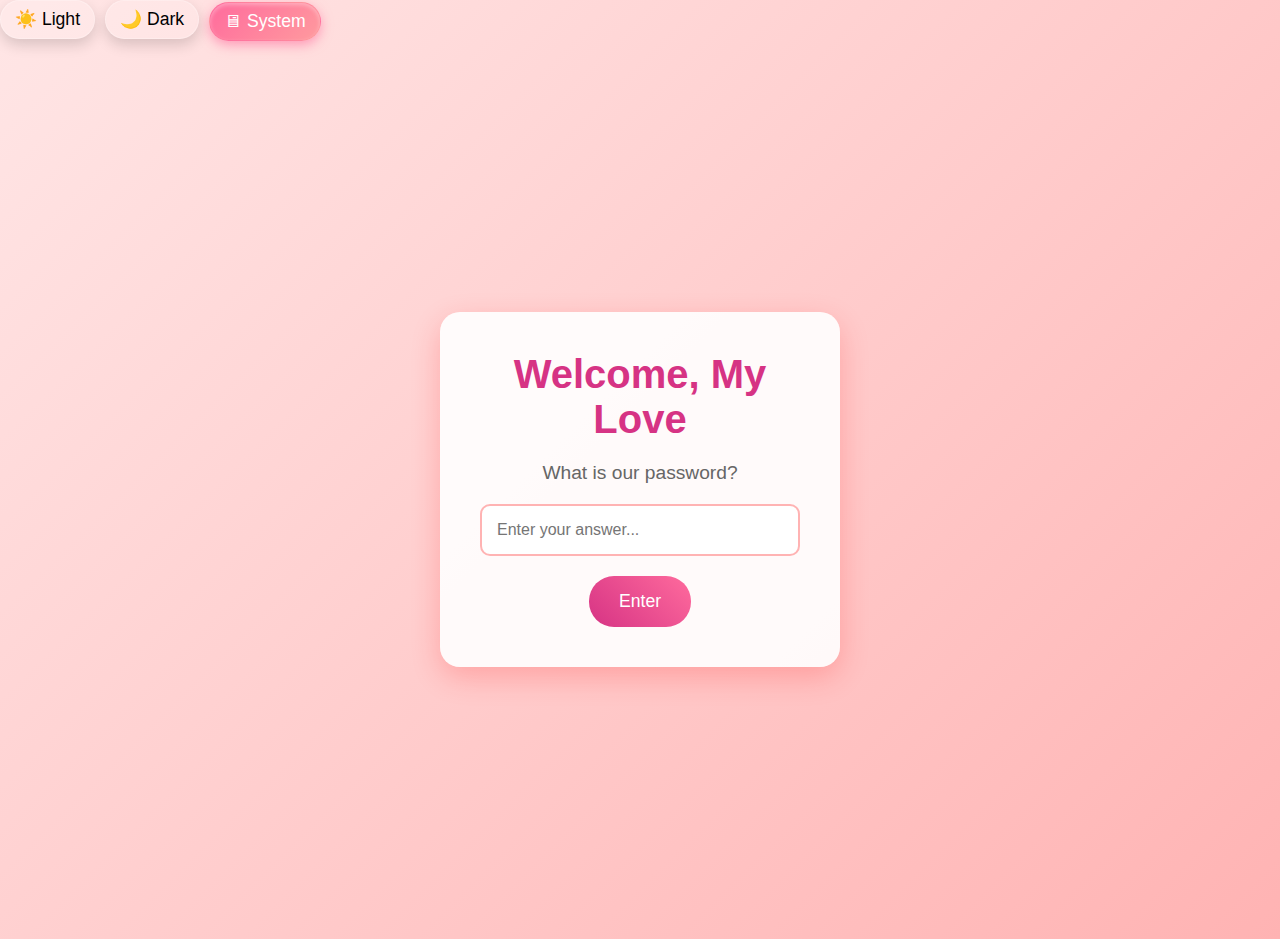
<file: index.html>
<!DOCTYPE html>
<html lang="en">
<head>
    <meta charset="UTF-8">
    <meta name="viewport" content="width=device-width, initial-scale=1.0">
    <title>Our Valentine</title>
    <div class="theme-toggle">
    <button data-theme="light">☀️ Light</button>
    <button data-theme="dark">🌙 Dark</button>
    <button data-theme="system">🖥 System</button>
    </div>
    <link rel="stylesheet" href="css/styles.css">
    <link rel="stylesheet" href="css/global.css">
    <link rel="preload" as="image" href="assets/images/beautiful_smile.webp">


</head>
<body>
    <!-- Passphrase Gate -->
    <div id="gate" class="screen">
        <div class="gate-container">
            <h1 class="gate-title">Welcome, My Love</h1>
            <p class="gate-question">What is our password?</p>
            <input type="password" id="passphrase-input" placeholder="Enter your answer...">
            <button id="submit-passphrase">Enter</button>
            <p id="retry-message" class="hidden">Not quite, try again with love ❤️</p>
        </div>
    </div>

    <!-- Countdown Screen -->
    <div id="countdown" class="screen hidden">
        <div class="countdown-container">
            <h1>Counting Down to Our Day</h1>
            <div id="timer">
                <div class="time-unit">
                    <span id="days">00</span>
                    <p>Days</p>
                </div>
                <div class="time-unit">
                    <span id="hours">00</span>
                    <p>Hours</p>
                </div>
                <div class="time-unit">
                    <span id="minutes">00</span>
                    <p>Minutes</p>
                </div>
                <div class="time-unit">
                    <span id="seconds">00</span>
                    <p>Seconds</p>
                </div>
            </div>
            <p class="waiting-message">Every moment brings us closer to forever...</p>

            <!-- Limited Preview Section -->
            <div class="limited-preview">
                <h2>While You Wait...</h2>
                <div class="preview-item">
                    <button id="show-photo" class="preview-btn">View Our Memory</button>
                    <div id="photo-preview" class="preview-content hidden">
                        <img src="assets/images/beautiful_smile.webp" loading="lazy" decoding="async" alt="Our Memory" class="preview-image">
                        <p class="preview-caption">A cherished moment we shared...</p>
                    </div>
                </div>
                <div class="preview-item">
                <button id="show-audio" class="preview-btn">Listen to Our Song</button>

                    <div id="audio-preview" class="preview-content hidden">
                        <audio
                        id="love-audio"
                        class="preview-audio"
                        controls
                        playsinline
                        preload="metadata"
                        >
                        <source src="assets/audio/Alicia_Keys_Unthinkable.mp3" type="audio/mpeg">
                            Your browser does not support the audio element.
                        </audio>

                        <p class="preview-caption">Our special melody...</p>
                        </div>
                    </div>

                <div class="preview-item">
                    <button id="show-letter" class="preview-btn">Read Our Letter</button>

                    <div id="letter-preview" class="preview-content hidden">
                        <div class="letter-content paper">
                            <p>My Dearest Love,</p>

                                <p>
                                    Every day I count the moments until I can hold you in my arms again.
                                    Your smile lights up my world, and your love fills my heart with endless joy.
                                    Can't wait for our special day...
                                </p>

                                    <p>Forever yours,<br>Your Valentine</p>
                                </div>
                            </div>
                        </div>
                    </div>
                </div>
            </div>
        </div>
    </div>

    <!-- Main App -->
    <div id="app" class="hidden">
        <!-- Welcome Screen -->
        <section id="welcome" class="screen">
            <div class="welcome-container">
                <h1 class="welcome-title">Happy Valentine's Day, My Love</h1>
                <p class="welcome-text">A little something special, just for you...</p>
                <button id="begin-btn" class="begin-btn">Begin Our Journey</button>
            </div>
        </section>

        <!-- Timeline Section -->
        <section id="timeline" class="section hidden">
            <h2>Our Beautiful Timeline</h2>
            <div class="timeline-container">
                <!-- Memory cards will be added here -->
            </div>
        </section>

        <!-- Love Letters Section -->
        <section id="letters" class="section hidden">
            <h2>Letters from My Heart</h2>
            <div class="letters-container">
                <!-- Letters will be added here -->
            </div>
        </section>

        <!-- Music Section -->
        <section id="music" class="section hidden">
            <h2>Our Soundtrack</h2>
            <div class="music-container">
                <!-- Music players will be added here -->
            </div>
        </section>

        <!-- Games Section -->
        <section id="games" class="section hidden">
            <h2>Let's Play</h2>
            <div class="games-container">
                <!-- Games will be added here -->
            </div>
        </section>

        <!-- Final Question -->
        <section id="final" class="section hidden">
            <div class="final-container">
                <h2>One More Thing...</h2>
                <p>Should this little app keep growing with our memories?</p>
                <div class="final-buttons">
                    <button id="yes-updates">Yes, please!</button>
                    <button id="no-updates">No, thank you</button>
                </div>
                <p id="final-message" class="hidden"></p>
            </div>
        </section>
    </div>

    <script src="js/app.js"></script>
    <script src="js/theme.js" defer></script>
</body>
</html>
</file>
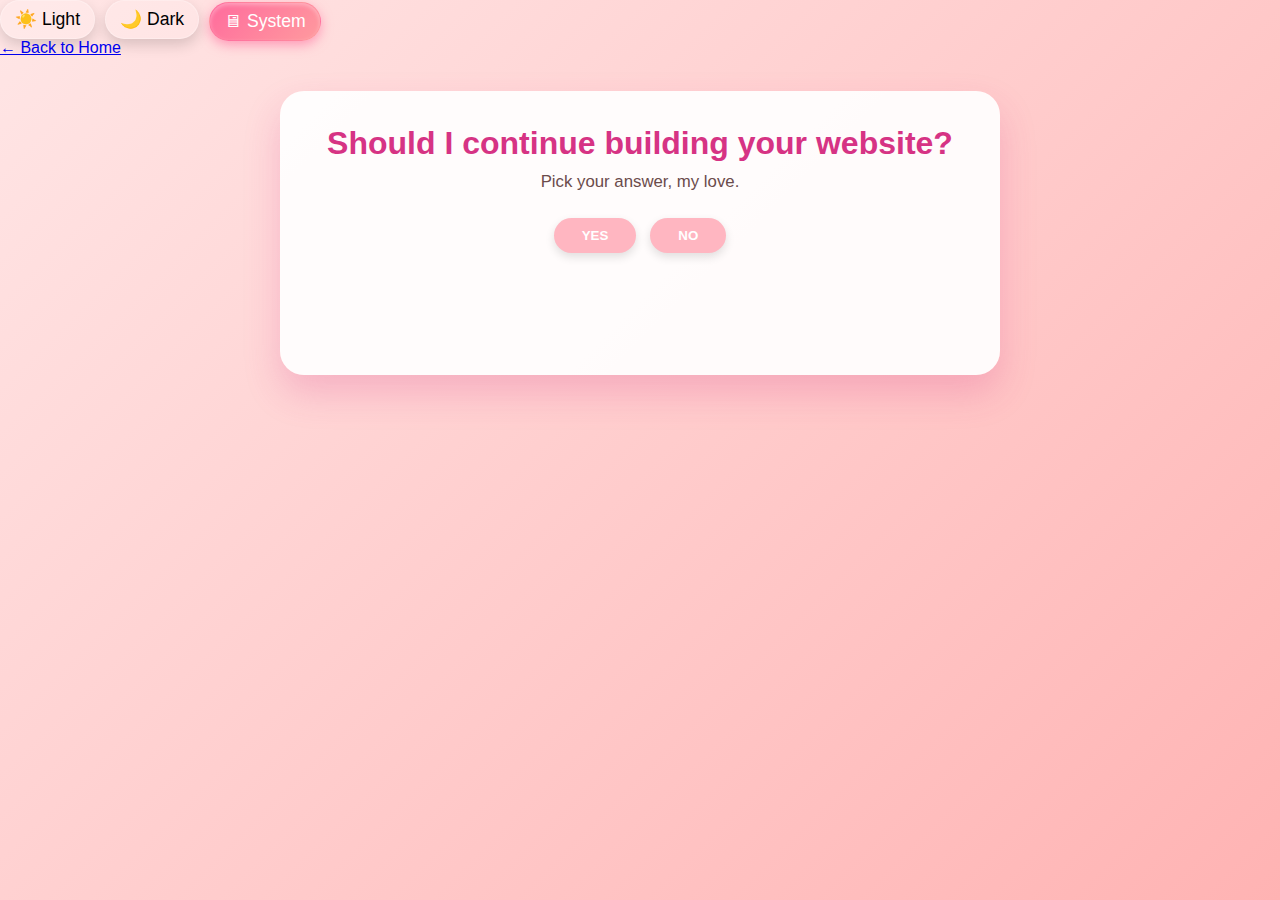
<file: final.html>
<!DOCTYPE html>
<html lang="en">
<head>
    <meta charset="UTF-8">
    <meta name="viewport" content="width=device-width, initial-scale=1.0">
    <title>One Last Question</title>
    <link rel="stylesheet" href="css/styles.css">
    <link rel="stylesheet" href="css/global.css">
    <style>
        .final-page {
            max-width: 760px;
            margin: 0 auto;
            padding: 34px 20px 70px;
            text-align: center;
        }

        .final-card {
            background: rgba(255, 255, 255, 0.92);
            border-radius: 24px;
            padding: 34px 22px;
            box-shadow: 0 18px 36px rgba(214, 51, 132, 0.22);
        }

        .final-title {
            color: #d63384;
            font-size: 2rem;
            margin-bottom: 10px;
        }

        .final-subtitle {
            color: #6b4b4b;
            margin-bottom: 26px;
            font-size: 1.05rem;
        }

        .final-actions {
            display: flex;
            justify-content: center;
            gap: 14px;
            flex-wrap: wrap;
            margin-bottom: 24px;
        }

        .final-btn {
            border: none;
            border-radius: 25px;
            padding: 10px 28px;
            font-weight: 700;
            cursor: pointer;
            color: #fff;
            box-shadow: 0 4px 10px rgba(0, 0, 0, 0.12);
            transition: transform 0.3s ease, box-shadow 0.3s ease;
        }

        .final-btn:hover {
            transform: translateY(-3px);
            box-shadow: 0 6px 15px rgba(0, 0, 0, 0.2);
        }

        body.light .final-btn {
            background-color: #ffb6c1;
        }

        body.dark .final-btn {
            background-color: #ff4d6d;
        }

        .final-response {
            min-height: 64px;
            opacity: 0;
            transition: opacity 0.4s ease;
            color: #4b2a2a;
            line-height: 1.6;
        }

        .final-response.show {
            opacity: 1;
        }

        body.dark .final-card {
            background: rgba(20, 20, 20, 0.95);
            box-shadow: 0 0 30px rgba(255, 107, 157, 0.25);
        }

        body.dark .final-subtitle,
        body.dark .final-response {
            color: #e8d7d7;
        }
    </style>
</head>
<body>
    <div class="theme-toggle">
        <button data-theme="light">☀️ Light</button>
        <button data-theme="dark">🌙 Dark</button>
        <button data-theme="system">🖥 System</button>
    </div>

    <div class="page-return">
        <a href="nav.html" class="return-home-btn">← Back to Home</a>
    </div>

    <main class="final-page">
        <section class="final-card">
            <h1 class="final-title">Should I continue building your website?</h1>
            <p class="final-subtitle">Pick your answer, my love.</p>

            <div class="final-actions">
                <button id="final-yes" class="final-btn" type="button">YES</button>
                <button id="final-no" class="final-btn" type="button">NO</button>
            </div>

            <p id="final-response" class="final-response" aria-live="polite"></p>
        </section>
    </main>

    <script src="js/theme.js" defer></script>
    <script>
    const finalResponse = document.getElementById("final-response");
    const yesButton = document.getElementById("final-yes");
    const noButton = document.getElementById("final-no");

    const yesText = "I for sure will. Come back a year later for the update, but you can still view and reminisce. It is yours.";
    const noText = "Shame that's unfortunate… for you, not for me. I'm updating the website. Come back in a year's time and use it whenever you need. It is always yours to come back to.";

    function showResponse(message) {
        finalResponse.classList.remove("show");
        requestAnimationFrame(() => {
            finalResponse.textContent = message;
            finalResponse.classList.add("show");
        });
    }

    yesButton.addEventListener("click", function() {
        showResponse(yesText);
    });

    noButton.addEventListener("click", function() {
        showResponse(noText);
    });
    </script>
    <script>
    localStorage.setItem('visited-' + location.pathname, 'true');
    </script>
</body>
</html>
</file>
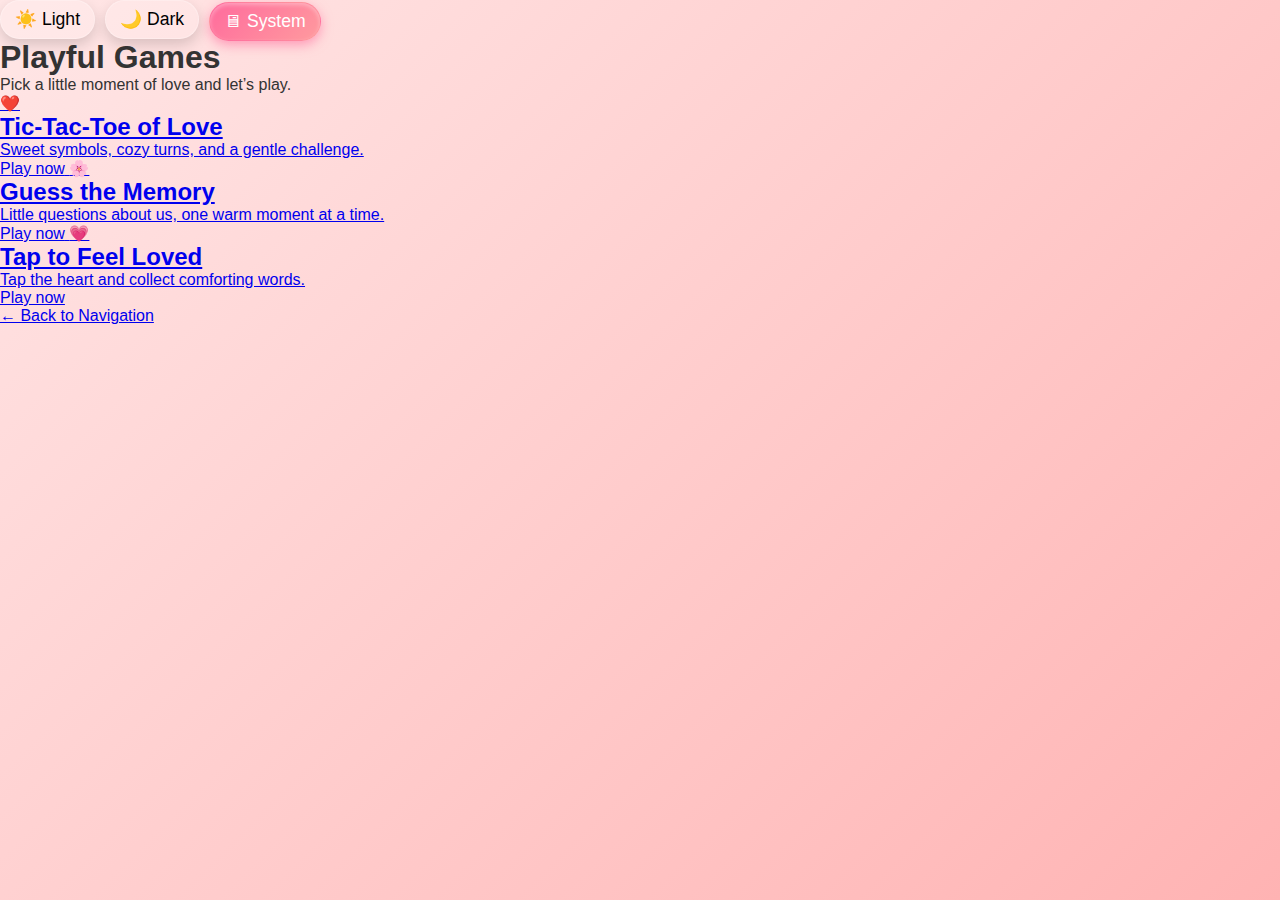
<file: games.html>
<!DOCTYPE html>
<html lang="en">
<head>
    <meta charset="UTF-8">
    <meta name="viewport" content="width=device-width, initial-scale=1.0">
    <title>Playful Games</title>

    <div class="theme-toggle">
        <button data-theme="light">☀️ Light</button>
        <button data-theme="dark">🌙 Dark</button>
        <button data-theme="system">🖥 System</button>
    </div>

    <link rel="stylesheet" href="css/styles.css">
    <link rel="stylesheet" href="css/global.css">
</head>
<body>
    <main class="games-hub">
        <header class="games-hub-header">
            <h1>Playful Games</h1>
            <p>Pick a little moment of love and let’s play.</p>
        </header>

        <section class="games-grid" aria-label="Games">
            <a class="game-card" href="games/tictactoe.html">
                <span class="game-emoji">❤️</span>
                <h2 class="game-title">Tic-Tac-Toe of Love</h2>
                <p class="game-desc">Sweet symbols, cozy turns, and a gentle challenge.</p>
                <span class="game-cta">Play now</span>
            </a>

            <a class="game-card" href="games/memory-game.html">
                <span class="game-emoji">🌸</span>
                <h2 class="game-title">Guess the Memory</h2>
                <p class="game-desc">Little questions about us, one warm moment at a time.</p>
                <span class="game-cta">Play now</span>
            </a>

            <a class="game-card" href="games/tap-love.html">
                <span class="game-emoji">💗</span>
                <h2 class="game-title">Tap to Feel Loved</h2>
                <p class="game-desc">Tap the heart and collect comforting words.</p>
                <span class="game-cta">Play now</span>
            </a>
        </section>

        <div class="games-hub-footer">
            <a class="back-link" href="nav.html">← Back to Navigation</a>
        </div>
    </main>

    <script src="js/theme.js" defer></script>
    <script>
    localStorage.setItem('visited-' + location.pathname, 'true');
    </script>
</body>
</html>
</file>
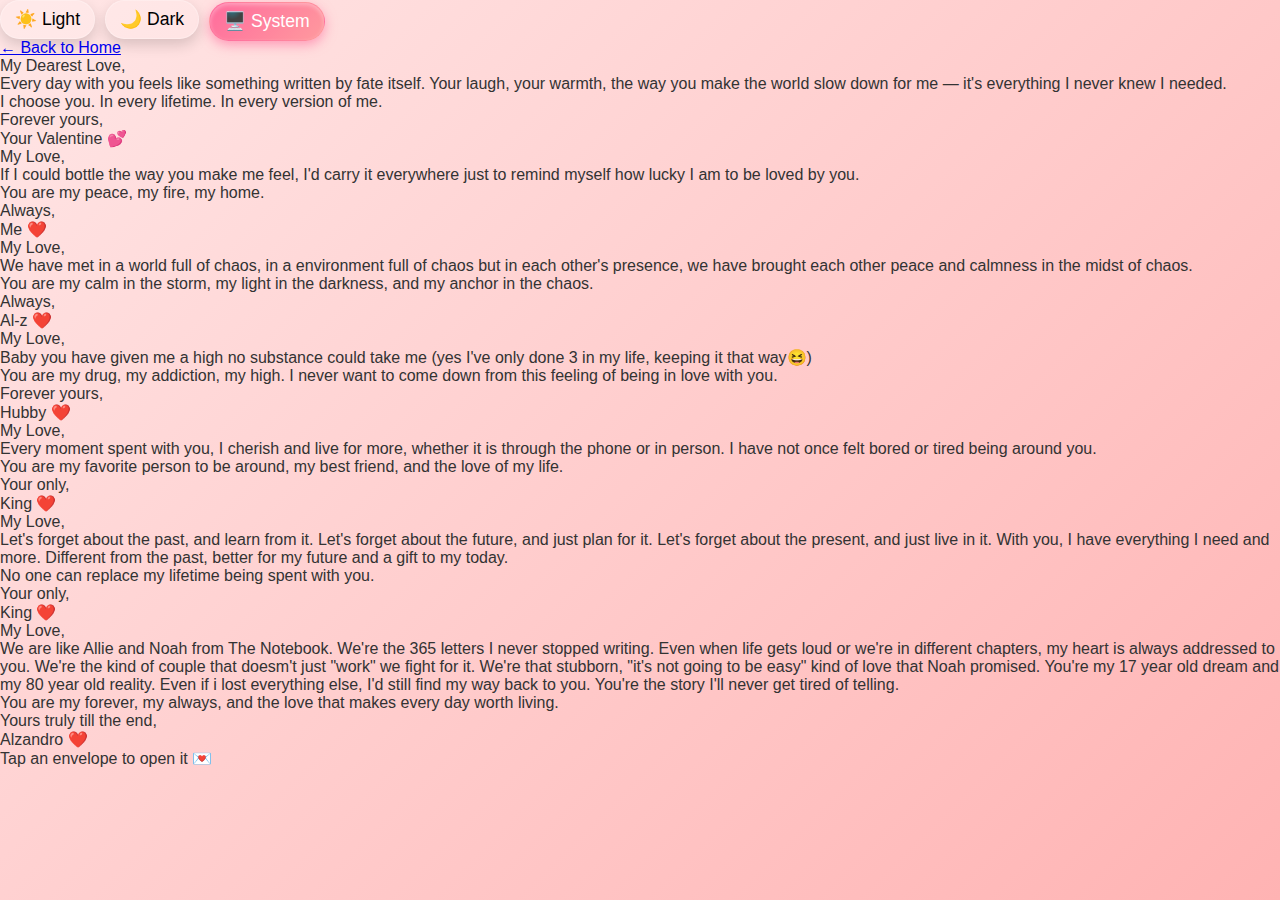
<file: letters.html>
﻿<!DOCTYPE html>
<html lang="en">
<head>
    <meta charset="UTF-8" />
    <meta name="viewport" content="width=device-width, initial-scale=1.0" />
    <title>Love Letters</title>

    <!-- Global + Site Styles -->
    <link rel="preconnect" href="https://fonts.googleapis.com">
    <link rel="preconnect" href="https://fonts.gstatic.com" crossorigin>
    <link href="https://fonts.googleapis.com/css2?family=Dancing+Script:wght@400;600&display=swap" rel="stylesheet">
    <link rel="stylesheet" href="css/global.css">
    <link rel="stylesheet" href="css/styles.css">
</head>

<body>

    <!-- Theme Toggle -->
    <div class="theme-toggle">
        <button data-theme="light">☀️ Light</button>
        <button data-theme="dark">🌙 Dark</button>
        <button data-theme="system">🖥️ System</button>
    </div>

    <div class="page-return">
        <a href="nav.html" class="return-home-btn">← Back to Home</a>
    </div>

    <!-- Love Letters -->
    <section class="letters">

        <div class="envelope">
            <div class="wax-seal" aria-hidden="true"></div>
            <div class="letter">
                <p>My Dearest Love,</p>

                <p>
                    Every day with you feels like something written by fate itself.
                    Your laugh, your warmth, the way you make the world slow down for me —
                    it's everything I never knew I needed.
                </p>

                <p>
                    I choose you. In every lifetime. In every version of me.
                </p>

                <p>
                    Forever yours,<br>
                    Your Valentine 💕
                </p>
            </div>
        </div>

        <div class="envelope">
            <div class="wax-seal" aria-hidden="true"></div>
            <div class="letter">
                <p>My Love,</p>

                <p>
                    If I could bottle the way you make me feel,
                    I'd carry it everywhere just to remind myself
                    how lucky I am to be loved by you.
                </p>

                <p>
                    You are my peace, my fire, my home.
                </p>

                <p>
                    Always,<br>
                    Me ❤️
                </p>
            </div>
        </div>


        <div class="envelope">
            <div class="wax-seal" aria-hidden="true"></div>
            <div class="letter">
                <p>My Love,</p>

                <p>
                    We have met in a world full of chaos, in a environment
                    full of chaos but in each other's presence, we have
                    brought each other peace and calmness in the midst of chaos.
                </p>

                <p>
                    You are my calm in the storm, my light in the darkness, and my anchor in the chaos.
                </p>

                <p>
                    Always,<br>
                    Al-z ❤️
                </p>
            </div>
        </div>

        <div class="envelope">
            <div class="wax-seal" aria-hidden="true"></div>
            <div class="letter">
                <p>My Love,</p>

                <p>
                    Baby you have given me a high no substance could take me
                    (yes I've only done 3 in my life, keeping it that way😆)
                </p>

                <p>
                    You are my drug, my addiction, my high. I never want to come down from this feeling of being in love with you.
                </p>

                <p>
                    Forever yours,<br>
                    Hubby ❤️
                </p>
            </div>
        </div>

        <div class="envelope">
            <div class="wax-seal" aria-hidden="true"></div>
            <div class="letter">
                <p>My Love,</p>

                <p>
                    Every moment spent with you, I cherish and live for more,
                    whether it is through the phone or in person. I have not once
                    felt bored or tired being around you.
                </p>

                <p>
                    You are my favorite person to be around, my best friend, and the love of my life.
                </p>

                <p>
                    Your only,<br>
                    King ❤️
                </p>
            </div>
        </div>

        <div class="envelope">
            <div class="wax-seal" aria-hidden="true"></div>
            <div class="letter">
                <p>My Love,</p>

                <p>
                    Let's forget about the past, and learn from it. Let's forget about
                    the future, and just plan for it. Let's forget about the present, and just live in it.
                    With you, I have everything I need and more. Different from the past, better for my future
                    and a gift to my today.
                </p>

                <p>
                    No one can replace my lifetime being spent with you.
                </p>

                <p>
                    Your only,<br>
                    King ❤️
                </p>
            </div>
        </div>

        <div class="envelope">
            <div class="wax-seal" aria-hidden="true"></div>
            <div class="letter">
                <p>My Love,</p>

                <p>
                    We are like Allie and Noah from The Notebook. We're the 365 letters I
                    never stopped writing. Even when life gets loud or we're in different chapters,
                    my heart is always addressed to you. We're the kind of couple that doesm't 
                    just "work" we fight for it. We're that stubborn, "it's not going to be
                    easy" kind of love that Noah promised. You're my 17 year old dream and my 80 year old reality.
                    Even if i lost everything else, I'd still find my way back to you. You're the story
                    I'll never get tired of telling.
                </p>

                <p>
                    You are my forever, my always, and the love that makes every day worth living.
                </p>

                <p>
                    Yours truly till the end,<br>
                    Alzandro ❤️
                </p>
            </div>
        </div>

        <p class="hint">Tap an envelope to open it 💌</p>

    </section>

    <!-- Scripts -->
    <script src="js/app.js"></script>
    <script src="js/theme.js" defer></script>
    <script>
    localStorage.setItem('visited-' + location.pathname, 'true');
    </script>

</body>
</html>
</file>
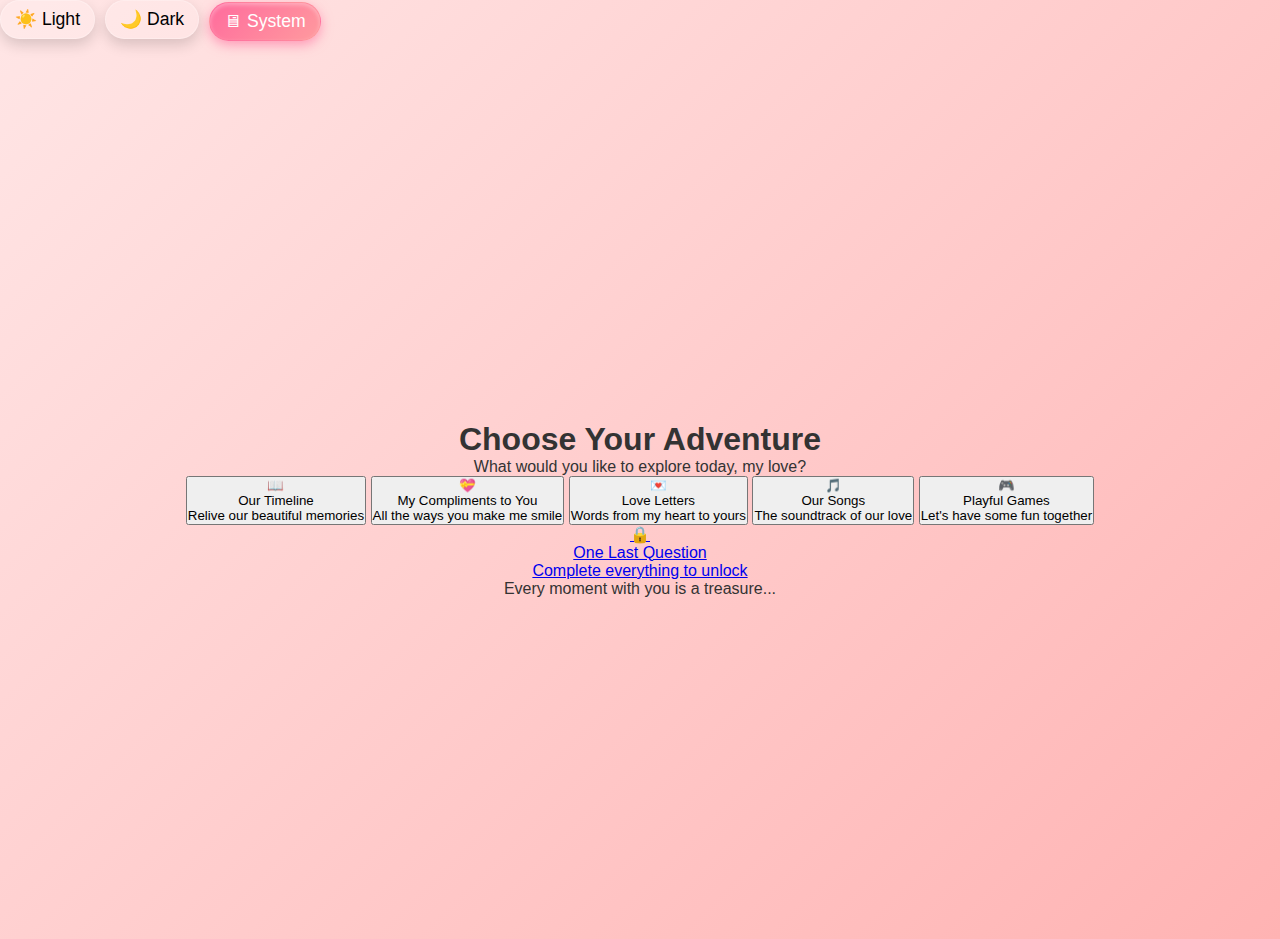
<file: nav.html>
<!DOCTYPE html>
<html lang="en">
<head>
    <meta charset="UTF-8">
    <meta name="viewport" content="width=device-width, initial-scale=1.0">
    <title>Our Valentine Journey</title>
    <div class="theme-toggle">
        <button data-theme="light">☀️ Light</button>
        <button data-theme="dark">🌙 Dark</button>
        <button data-theme="system">🖥 System</button>
    </div>
    <link rel="stylesheet" href="css/styles.css">
    <link rel="stylesheet" href="css/global.css">
</head>
<body>
    <div id="nav-screen" class="screen">
        <div class="nav-container">
            <h1 class="nav-title">Choose Your Adventure</h1>
            <p class="nav-subtitle">What would you like to explore today, my love?</p>

            <div class="nav-buttons">
                <button class="nav-btn" onclick="window.location.href='timeline.html'">
                    <div class="btn-icon">📖</div>
                    <div class="btn-text">Our Timeline</div>
                    <div class="btn-desc">Relive our beautiful memories</div>
                </button>

                <button class="nav-btn" onclick="window.location.href='compliments.html'">
                    <div class="btn-icon">💝</div>
                    <div class="btn-text">My Compliments to You</div>
                    <div class="btn-desc">All the ways you make me smile</div>
                </button>

                <button class="nav-btn" onclick="window.location.href='letters.html'">
                    <div class="btn-icon">💌</div>
                    <div class="btn-text">Love Letters</div>
                    <div class="btn-desc">Words from my heart to yours</div>
                </button>

                <button class="nav-btn" onclick="window.location.href='songs.html'">
                    <div class="btn-icon">🎵</div>
                    <div class="btn-text">Our Songs</div>
                    <div class="btn-desc">The soundtrack of our love</div>
                </button>

                <button class="nav-btn" onclick="window.location.href='games.html'">
                    <div class="btn-icon">🎮</div>
                    <div class="btn-text">Playful Games</div>
                    <div class="btn-desc">Let's have some fun together</div>
                </button>

                <a class="nav-btn locked" id="final-link" href="final.html">
                    <div class="btn-icon">🔒</div>
                    <div class="btn-text">One Last Question</div>
                    <div class="btn-desc">Complete everything to unlock</div>
                </a>
            </div>

            <div class="nav-footer">
                <p>Every moment with you is a treasure...</p>
            </div>
        </div>
    </div>

    <script>
    document.addEventListener("DOMContentLoaded", function() {
        const requiredPages = [
            "timeline.html",
            "compliments.html",
            "letters.html",
            "songs.html",
            "games.html"
        ];

        const finalLink = document.querySelector('a[href="final.html"]');
        const allVisited = requiredPages.every(page =>
            localStorage.getItem("visited-/" + page) === "true"
        );

        if (!finalLink) return;

        if (!allVisited) {
            finalLink.classList.add("locked");
        } else {
            finalLink.classList.remove("locked");
            const icon = finalLink.querySelector(".btn-icon");
            const desc = finalLink.querySelector(".btn-desc");
            if (icon) icon.textContent = "💍";
            if (desc) desc.textContent = "Tap when you're ready, my love";
        }
    });
    </script>
    <script src="js/theme.js" defer></script>
</body>
</html>
</file>
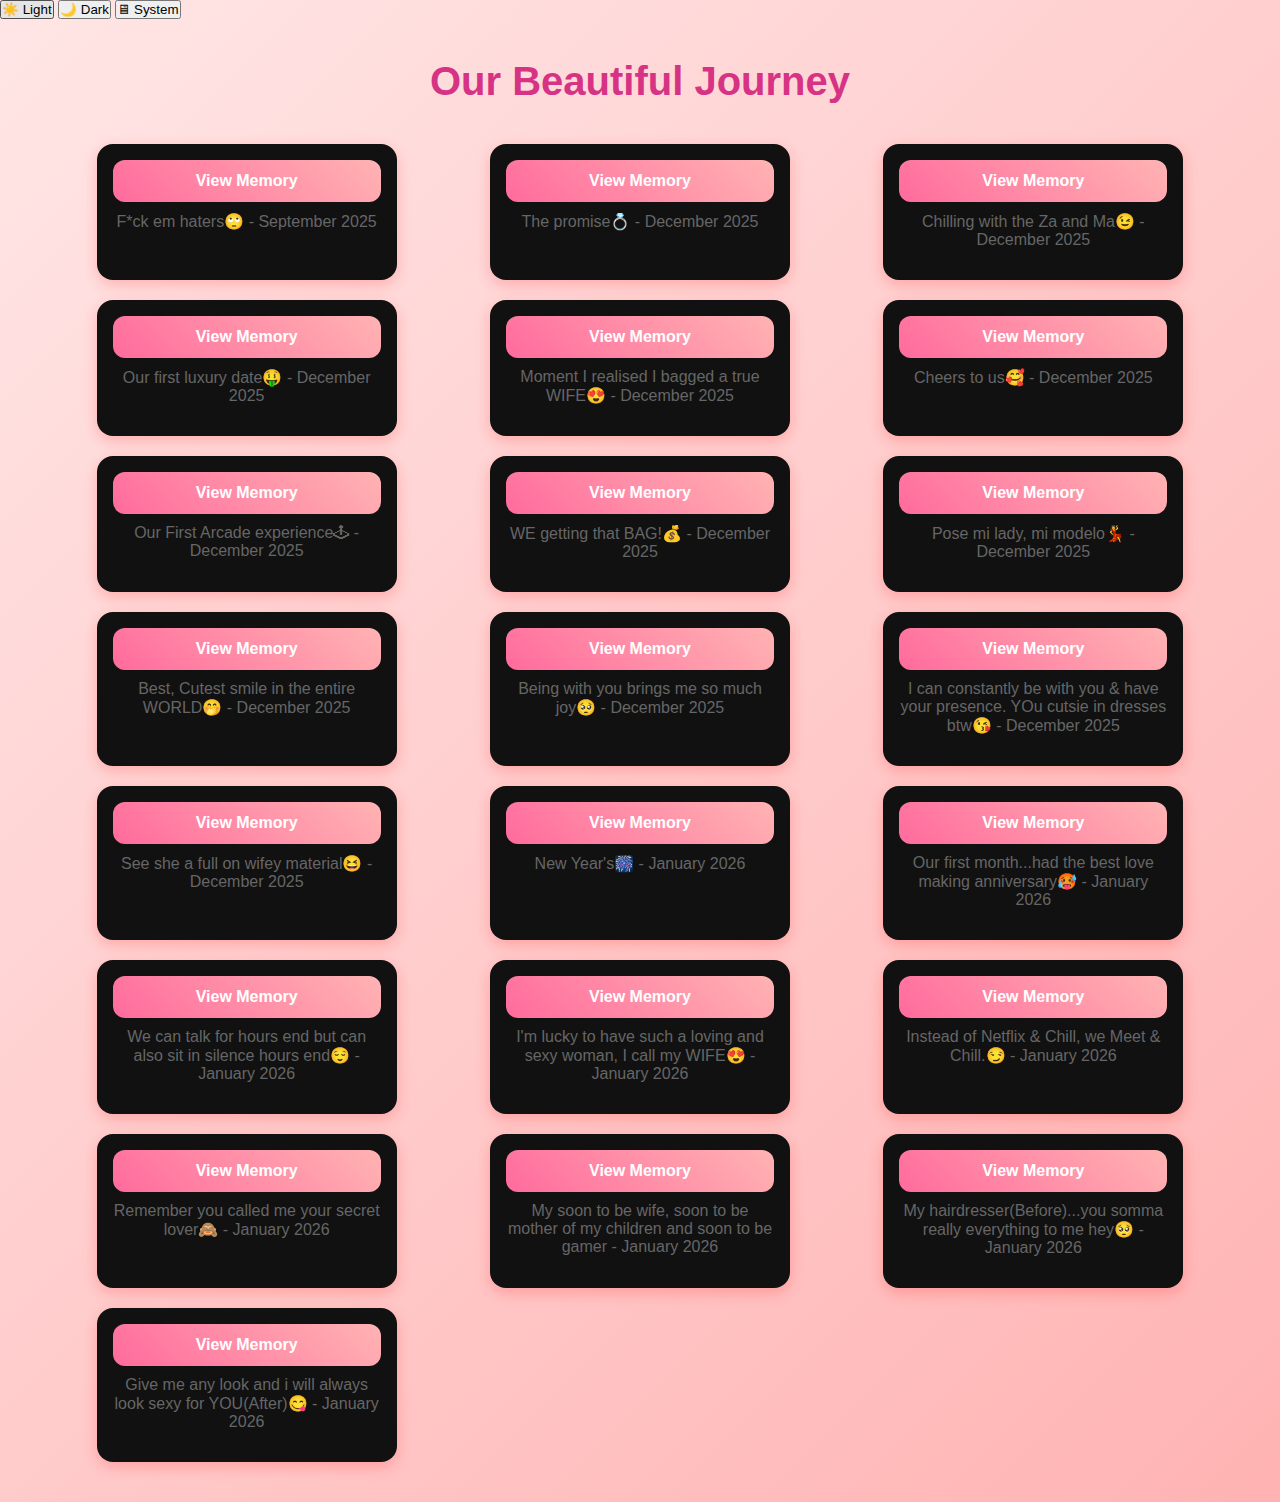
<file: timeline.html>
<!DOCTYPE html>
<html lang="en">
<head>
    <meta charset="UTF-8">
    <meta name="viewport" content="width=device-width, initial-scale=1.0">
    <title>Our Timeline</title>
    <div class="theme-toggle">
    <button data-theme="light">☀️ Light</button>
    <button data-theme="dark">🌙 Dark</button>
    <button data-theme="system">🖥 System</button>
    </div>

    <link rel="stylesheet" href="css/styles.css">
</head>
<body>
    <div class="timeline-container">
        <h1 class="timeline-title">Our Beautiful Journey</h1>
        <div class="timeline-grid">
            <!-- Example Timeline Items -->

            <div class="timeline-item">
                <button class="expand-btn">View Memory</button>
                <p class="caption">F*ck em haters🙄 - September 2025</p>
                <div class="media-container hidden">
                    <img src="assets/images/MANNN_FUCC_YALL.jpg" loading="lazy" decoding="async" alt="FUC EM" class="timeline-media">
                </div>
            </div>

            <div class="timeline-item">
                <button class="expand-btn">View Memory</button>
                <p class="caption">The promise💍 - December 2025</p>
                <div class="media-container hidden">
                    <img src="assets/images/day_of_1825.jpg" loading="lazy" decoding="async" alt="Our 18:25" class="timeline-media">
                </div>
            </div>

            <div class="timeline-item">
                <button class="expand-btn">View Memory</button>
                <p class="caption">Chilling with the Za and Ma😉 - December 2025</p>
                <div class="media-container hidden">
                    <img src="assets/images/chilling_sesh.jpg" loading="lazy" decoding="async" alt="Chill Sessions" class="timeline-media">
                </div>
            </div>

            <div class="timeline-item">
                <button class="expand-btn">View Memory</button>
                <p class="caption">Our first luxury date🤑 - December 2025</p>
                <div class="media-container hidden">
                    <img src="assets/images/first_date.jpg" loading="lazy" decoding="async" alt="First Date" class="timeline-media">
                </div>
            </div>
            
            <div class="timeline-item">
                <button class="expand-btn">View Memory</button>
                <p class="caption">Moment I realised I bagged a true WIFE😍 - December 2025</p>
                <div class="media-container hidden">
                    <img src="assets/images/moment_i_realised.jpg" loading="lazy" decoding="async" alt="Realization" class="timeline-media">
                </div>
            </div>

            <div class="timeline-item">
                <button class="expand-btn">View Memory</button>
                <p class="caption">Cheers to us🥰 - December 2025</p>
                <div class="media-container hidden">
                    <video controls preload="metadata" playsinline class="timeline-media">
                        <source src="assets/videos/Cheers.mp4" type="video/mp4">
                        Your browser does not support the video tag.
                    </video>
                </div>
            </div>

            <div class="timeline-item">
                <button class="expand-btn">View Memory</button>
                <p class="caption">Our First Arcade experience🕹 - December 2025</p>
                <div class="media-container hidden">
                    <video controls preload="metadata" playsinline class="timeline-media">
                        <source src="assets/videos/GO_BABY.mp4" type="video/mp4">
                        Your browser does not support the video tag.
                    </video>
                </div>
            </div>

            <div class="timeline-item">
                <button class="expand-btn">View Memory</button>
                <p class="caption">WE getting that BAG!💰 - December 2025</p>
                <div class="media-container hidden">
                    <video controls preload="metadata" playsinline class="timeline-media">
                        <source src="assets/videos/we_getting_that_BAG.mp4" type="video/mp4">
                        Your browser does not support the video tag.
                    </video>
                </div>
            </div>

            <div class="timeline-item">
                <button class="expand-btn">View Memory</button>
                <p class="caption">Pose mi lady, mi modelo💃 - December 2025</p>
                <div class="media-container hidden">
                    <img src="assets/images/POSE.jpg" loading="lazy" decoding="async" alt="Model" class="timeline-media">
                </div>
            </div>

            <div class="timeline-item">
                <button class="expand-btn">View Memory</button>
                <p class="caption">Best, Cutest smile in the entire WORLD🤭 - December 2025</p>
                <div class="media-container hidden">
                    <img src="assets/images/cutest_smile.jpg" loading="lazy" decoding="async" alt="Cute smile" class="timeline-media">
                </div>
            </div>

            <div class="timeline-item">
                <button class="expand-btn">View Memory</button>
                <p class="caption">Being with you brings me so much joy🥺 - December 2025</p>
                <div class="media-container hidden">
                    <img src="assets/images/JOY_WIT_YOU_ENDLESS.jpg" loading="lazy" decoding="async" alt="So much JOY" class="timeline-media">
                </div>
            </div>

            <div class="timeline-item">
                <button class="expand-btn">View Memory</button>
                <p class="caption">I can constantly be with you & have your presence. YOu cutsie in dresses btw😘 - December 2025</p>
                <div class="media-container hidden">
                    <video controls preload="metadata" playsinline class="timeline-media">
                        <source src="assets/videos/cutsie_dress.mp4"  type="video/mp4">
                        Your browser does not support the video tag.
                    </video>
                </div>
            </div>

            <div class="timeline-item">
                <button class="expand-btn">View Memory</button>
                <p class="caption">See she a full on wifey material😆 - December 2025</p>
                <div class="media-container hidden">
                    <video controls preload="metadata" playsinline class="timeline-media">
                        <source src="assets/videos/wifey_material.mp4" type="video/mp4">
                        Your browser does not support the video tag.
                    </video>
                </div>
            </div>

            <div class="timeline-item">
                <button class="expand-btn">View Memory</button>
                <p class="caption">New Year's🎆 - January 2026</p>
                <div class="media-container hidden">
                    <img src="assets/images/NEW_YEARS.jpg" loading="lazy" decoding="async" alt="New Year's Eve" class="timeline-media">
                </div>
            </div>
            
            <!-- Add more items as needed -->
            
            <div class="timeline-item">
                <button class="expand-btn">View Memory</button>
                <p class="caption">Our first month...had the best love making anniversary🥵 - January 2026</p>
                <div class="media-container hidden">
                    <img src="assets/images/our_first_month.jpg" loading="lazy" decoding="async" alt="Our first month but not our first love making" class="timeline-media">
                </div>
            </div>

            <div class="timeline-item">
                <button class="expand-btn">View Memory</button>
                <p class="caption">We can talk for hours end but can also sit in silence hours end😌 - January 2026</p>
                <div class="media-container hidden">
                    <video controls preload="metadata" playsinline class="timeline-media">
                        <source src="assets/videos/chat_and_roll.mp4" type="video/mp4">
                        Your browser does not support the video tag.
                    </video>
                </div>
            </div>

            <div class="timeline-item">
                <button class="expand-btn">View Memory</button>
                <p class="caption">I'm lucky to have such a loving and sexy woman, I call my WIFE😍 - January 2026</p>
                <div class="media-container hidden">
                    <img src="assets/images/sexiest_woman.jpg" loading="lazy" decoding="async" alt="She has the most beautiful glow ever" class="timeline-media">
                </div>
            </div>
            
            <div class="timeline-item">
                <button class="expand-btn">View Memory</button>
                <p class="caption">Instead of Netflix & Chill, we Meet & Chill.😏 - January 2026</p>
                <div class="media-container hidden">
                    <img src="assets/images/meet_and_chill.jpg" loading="lazy" decoding="async" alt="We talked about you giving me happy feet and then we watch it" class="timeline-media">
                </div>
            </div>

            <div class="timeline-item">
                <button class="expand-btn">View Memory</button>
                <p class="caption">Remember you called me your secret lover🙈 - January 2026</p>
                <div class="media-container hidden">
                    <img src="assets/images/secret_lover.jpg" loading="lazy" decoding="async" alt="We now not a secret but we private" class="timeline-media">
                </div>
            </div>

            <div class="timeline-item">
                <button class="expand-btn">View Memory</button>
                <p class="caption">My soon to be wife, soon to be mother of my children and soon to be gamer - January 2026</p>
                <div class="media-container hidden">
                    <video controls preload="metadata" playsinline class="timeline-media">
                        <source src="assets/videos/gamer_girl.mp4" type="video/mp4">
                        Your browser does not support the video tag.
                    </video>
                </div>
            </div>

            <div class="timeline-item">
                <button class="expand-btn">View Memory</button>
                <p class="caption">My hairdresser(Before)...you somma really everything to me hey🥺 - January 2026</p>
                <div class="media-container hidden">
                    <img src="assets/images/cute_hairdresser.jpg" loading="lazy" decoding="async" alt="She can do my hair as mucha as she waiting-message" class="timeline-media">
                </div>
            </div>

            <div class="timeline-item">
                <button class="expand-btn">View Memory</button>
                <p class="caption">Give me any look and i will always look sexy for YOU(After)😋 - January 2026</p>
                <div class="media-container hidden">
                    <img src="assets/images/hold_me_tight.jpg" loading="lazy" decoding="async" alt="Only you can be this beautiful" class="timeline-media">
                </div>
            </div>
            
            <!-- Add more items as needed -->
        </div>
    </div>
    <script src="js/app.js"></script>
    <script>
    localStorage.setItem('visited-' + location.pathname, 'true');
        </script>

</body>
</html>
</file>
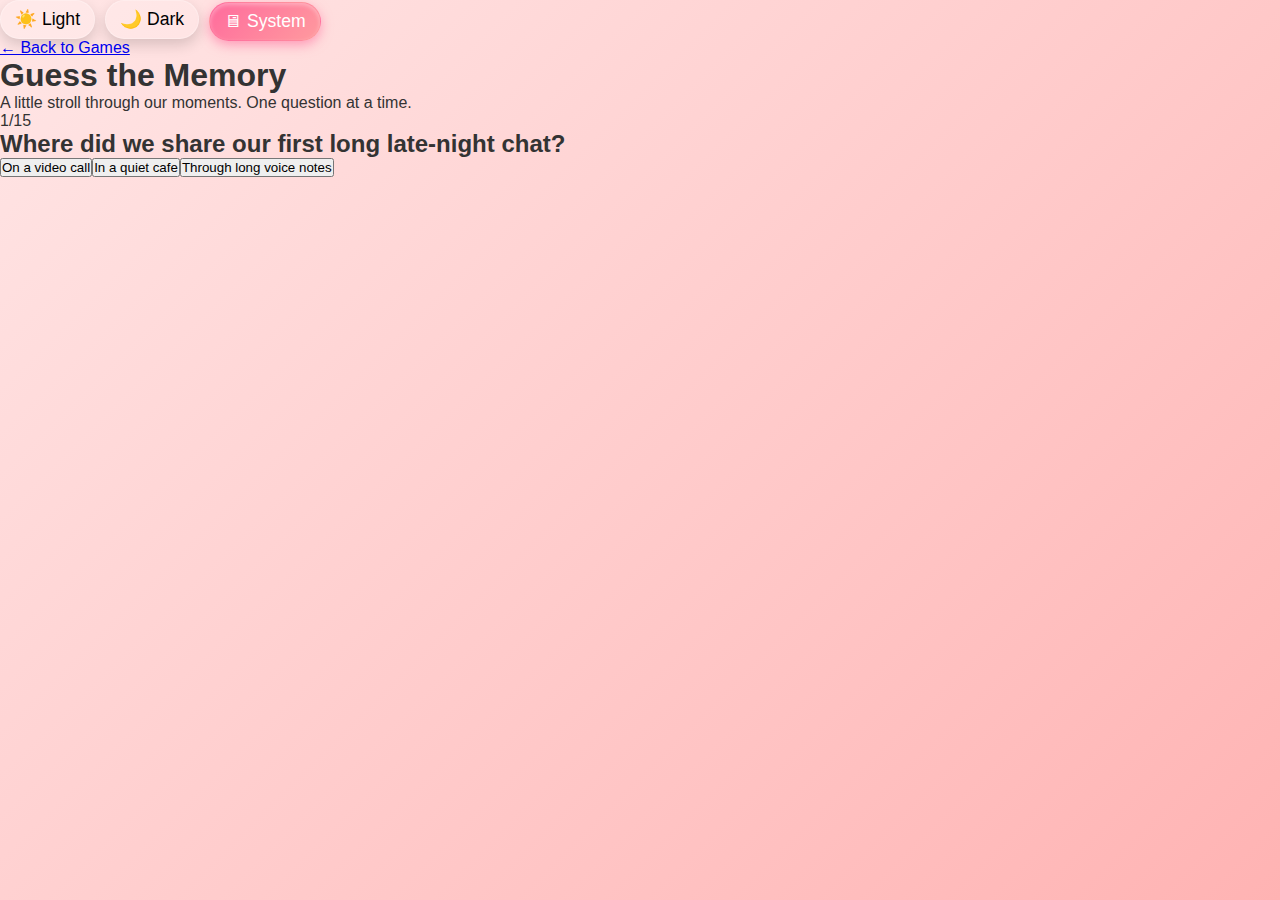
<file: games/memory-game.html>
<!DOCTYPE html>
<html lang="en">
<head>
    <meta charset="UTF-8">
    <meta name="viewport" content="width=device-width, initial-scale=1.0">
    <title>Guess the Memory</title>

    <div class="theme-toggle">
        <button data-theme="light">☀️ Light</button>
        <button data-theme="dark">🌙 Dark</button>
        <button data-theme="system">🖥 System</button>
    </div>

    <link rel="stylesheet" href="../css/styles.css">
    <link rel="stylesheet" href="../css/global.css">
</head>
<body>
    <main class="game-page">
        <a class="back-link" href="../games.html">← Back to Games</a>
        <h1 class="game-title">Guess the Memory</h1>
        <p class="game-subtitle">A little stroll through our moments. One question at a time.</p>

        <section class="game-panel memory-panel">
            <div class="memory-progress" aria-live="polite">
                <span id="memory-progress">1/1</span>
            </div>

            <div id="memory-card" class="memory-card">
                <h2 id="memory-question"></h2>
                <div id="memory-options" class="memory-options"></div>
                <p id="memory-feedback" class="memory-feedback" aria-live="polite"></p>
                <button id="memory-next" class="game-btn hidden" type="button">Next</button>
            </div>

            <div id="memory-end" class="memory-end hidden">
                <p class="memory-end-text">Every memory with you is my favorite.</p>
                <button id="memory-restart" class="game-btn" type="button">Play Again</button>
            </div>
        </section>
    </main>

    <script src="../js/memory-game.js"></script>
    <script src="../js/theme.js" defer></script>
</body>
</html>
</file>
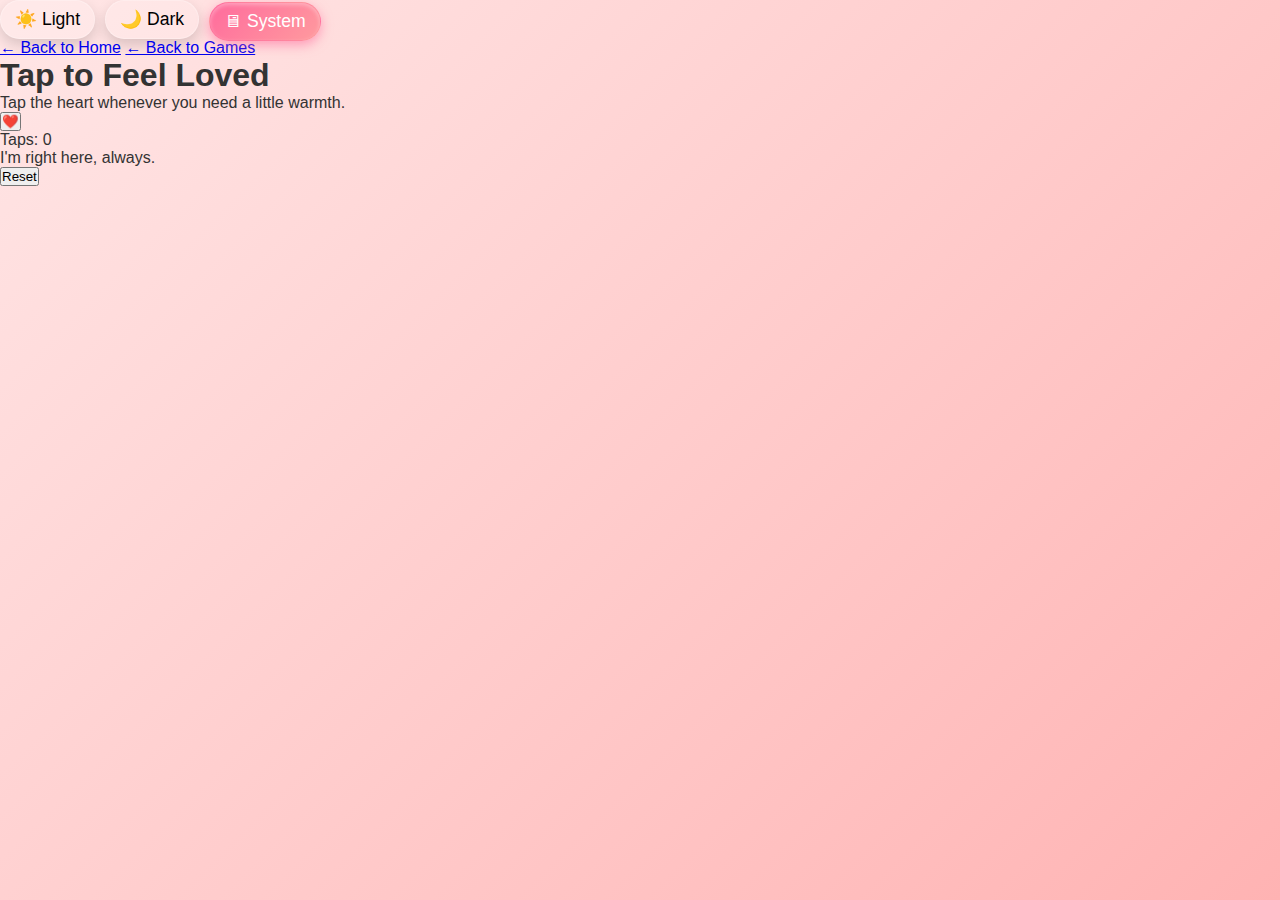
<file: games/tap-love.html>
<!DOCTYPE html>
<html lang="en">
<head>
    <meta charset="UTF-8">
    <meta name="viewport" content="width=device-width, initial-scale=1.0">
    <title>Tap to Feel Loved</title>

    <div class="theme-toggle">
        <button data-theme="light">☀️ Light</button>
        <button data-theme="dark">🌙 Dark</button>
        <button data-theme="system">🖥 System</button>
    </div>

    <link rel="stylesheet" href="../css/styles.css">
    <link rel="stylesheet" href="../css/global.css">
</head>
<body>
    <main class="game-page">
        <div class="page-return">
            <a class="return-home-btn" href="../nav.html">← Back to Home</a>
            <a class="return-games-btn" href="../games.html">← Back to Games</a>
        </div>
        <h1 class="game-title">Tap to Feel Loved</h1>
        <p class="game-subtitle">Tap the heart whenever you need a little warmth.</p>

        <section class="game-panel tap-panel">
            <button id="tap-heart" class="tap-heart" type="button" aria-label="Tap to feel loved">
                ❤️
            </button>

            <p class="tap-counter">Taps: <span id="tap-count">0</span></p>
            <p id="tap-message" class="tap-message" aria-live="polite">I'm right here, always.</p>

            <div class="game-actions">
                <button id="tap-reset" class="game-btn" type="button">Reset</button>
            </div>
        </section>
    </main>

    <script src="../js/tap-love.js"></script>
    <script src="../js/theme.js" defer></script>
    <script>
    localStorage.setItem('visited-' + location.pathname, 'true');
    </script>
</body>
</html>
</file>
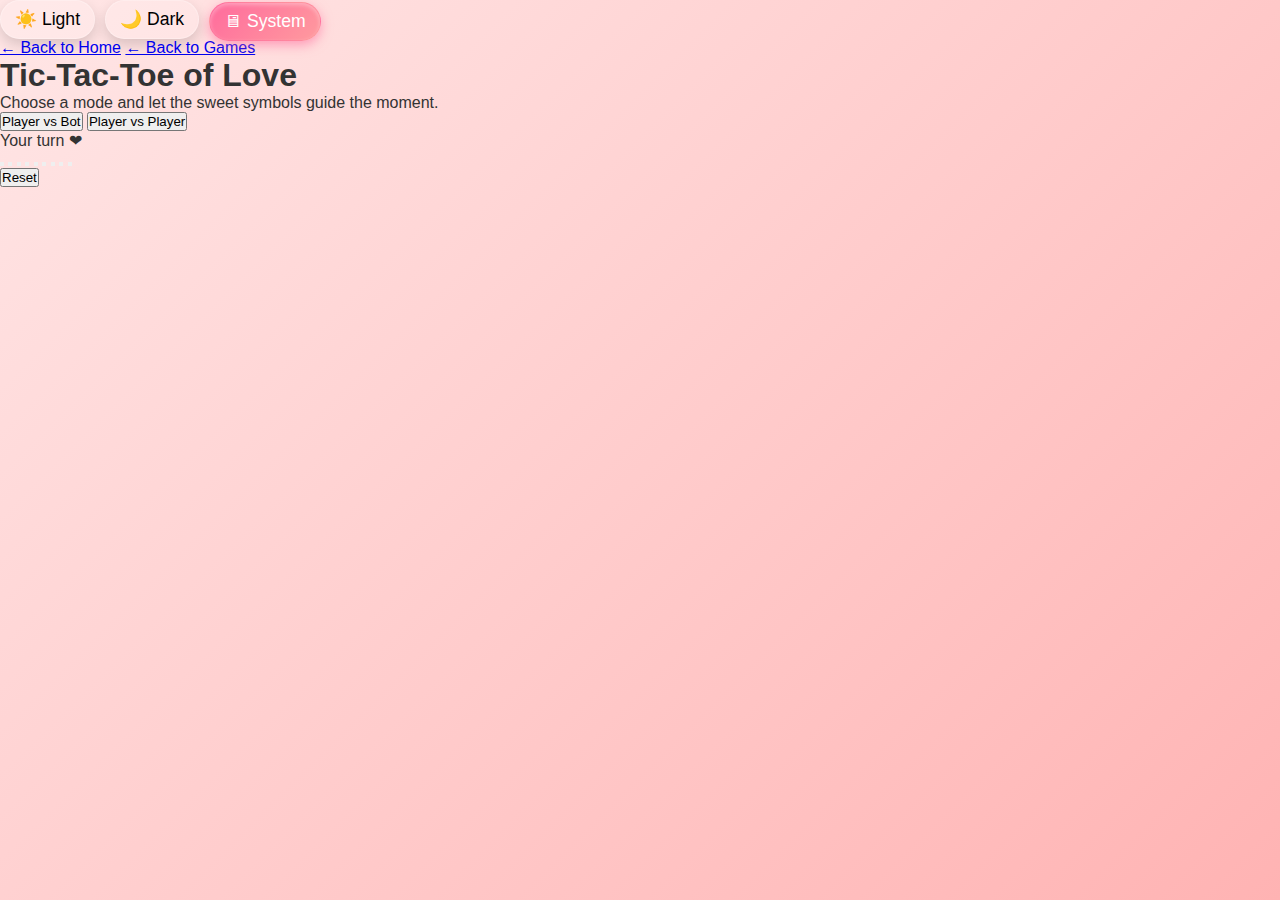
<file: games/tictactoe.html>
<!DOCTYPE html>
<html lang="en">
<head>
    <meta charset="UTF-8">
    <meta name="viewport" content="width=device-width, initial-scale=1.0">
    <title>Tic-Tac-Toe of Love</title>

    <div class="theme-toggle">
        <button data-theme="light">☀️ Light</button>
        <button data-theme="dark">🌙 Dark</button>
        <button data-theme="system">🖥 System</button>
    </div>

    <link rel="stylesheet" href="../css/styles.css">
    <link rel="stylesheet" href="../css/global.css">
</head>
<body>
    <main class="game-page">
        <div class="page-return">
            <a class="return-home-btn" href="../nav.html">← Back to Home</a>
            <a class="return-games-btn" href="../games.html">← Back to Games</a>
        </div>
        <h1 class="game-title">Tic-Tac-Toe of Love</h1>
        <p class="game-subtitle">Choose a mode and let the sweet symbols guide the moment.</p>

        <section class="game-panel ttt-panel">
            <div class="mode-toggle" role="group" aria-label="Game mode">
                <button class="mode-btn active" type="button" data-mode="bot">Player vs Bot</button>
                <button class="mode-btn" type="button" data-mode="pvp">Player vs Player</button>
            </div>

            <p id="ttt-status" class="ttt-status" aria-live="polite"></p>

            <div class="ttt-board" role="grid" aria-label="Tic-tac-toe board">
                <button class="ttt-cell" type="button" data-index="0" aria-label="Row 1 column 1"></button>
                <button class="ttt-cell" type="button" data-index="1" aria-label="Row 1 column 2"></button>
                <button class="ttt-cell" type="button" data-index="2" aria-label="Row 1 column 3"></button>
                <button class="ttt-cell" type="button" data-index="3" aria-label="Row 2 column 1"></button>
                <button class="ttt-cell" type="button" data-index="4" aria-label="Row 2 column 2"></button>
                <button class="ttt-cell" type="button" data-index="5" aria-label="Row 2 column 3"></button>
                <button class="ttt-cell" type="button" data-index="6" aria-label="Row 3 column 1"></button>
                <button class="ttt-cell" type="button" data-index="7" aria-label="Row 3 column 2"></button>
                <button class="ttt-cell" type="button" data-index="8" aria-label="Row 3 column 3"></button>
            </div>

            <div class="game-actions">
                <button id="ttt-reset" class="game-btn" type="button">Reset</button>
            </div>
        </section>
    </main>

    <script src="../js/tictactoe.js"></script>
    <script src="../js/theme.js" defer></script>
    <script>
    localStorage.setItem('visited-' + location.pathname, 'true');
    </script>
</body>
</html>
</file>
<file: css/styles.css>
/* Valentine Theme Styles */

/* Global Styles */
* {
    margin: 0;
    padding: 0;
    box-sizing: border-box;
}

body {
    font-family: 'Arial', sans-serif;
    background: linear-gradient(135deg, #ffe6e6 0%, #ffb3b3 100%);
    color: #333;
    overflow-x: hidden;
    min-height: 100vh;
}

.screen {
    min-height: 100vh;
    display: flex;
    align-items: center;
    justify-content: center;
    padding: 20px;
}

/* Passphrase Gate */
.gate-container {
    background: rgba(255, 255, 255, 0.9);
    border-radius: 20px;
    padding: 40px;
    box-shadow: 0 10px 30px rgba(255, 0, 0, 0.2);
    text-align: center;
    max-width: 400px;
    width: 100%;
}

.gate-title {
    font-size: 2.5rem;
    color: #d63384;
    margin-bottom: 20px;
    font-weight: bold;
}

.gate-question {
    font-size: 1.2rem;
    margin-bottom: 20px;
    color: #666;
}

#passphrase-input {
    width: 100%;
    padding: 15px;
    border: 2px solid #ffb3b3;
    border-radius: 10px;
    font-size: 1rem;
    margin-bottom: 20px;
    outline: none;
    transition: border-color 0.3s;
}

#passphrase-input:focus {
    border-color: #d63384;
}

#submit-passphrase {
    background: linear-gradient(45deg, #d63384, #ff6b9d);
    color: white;
    border: none;
    padding: 15px 30px;
    border-radius: 25px;
    font-size: 1.1rem;
    cursor: pointer;
    transition: transform 0.2s, box-shadow 0.2s;
}

#submit-passphrase:hover {
    transform: translateY(-2px);
    box-shadow: 0 5px 15px rgba(214, 51, 132, 0.4);
}

#retry-message {
    color: #d63384;
    margin-top: 15px;
    font-weight: bold;
}

.hidden {
    display: none;
}

/* Countdown Screen */
.countdown-container {
    background: rgba(245, 242, 242, 0.473);
    border-radius: 20px;
    padding: 40px;
    box-shadow: 0 10px 30px rgba(255, 0, 0, 0.2);
    text-align: center;
    max-width: 500px;
    width: 100%;
}

.countdown-container h1 {
    font-size: 2rem;
    color: #d63384;
    margin-bottom: 30px;
}

#timer {
    display: flex;
    justify-content: center;
    gap: 20px;
    margin-bottom: 30px;
}

.time-unit {
    background: linear-gradient(45deg, #ff6b9d, #ffb3b3);
    border-radius: 15px;
    padding: 20px;
    min-width: 80px;
    box-shadow: 0 5px 15px rgba(255, 107, 157, 0.3);
}

.time-unit span {
    display: block;
    font-size: 2.5rem;
    font-weight: bold;
    color: white;
}

.time-unit p {
    font-size: 0.9rem;
    color: rgba(255, 255, 255, 0.9);
    margin-top: 5px;
}

.waiting-message {
    font-style: italic;
    color: #666;
    font-size: 1.1rem;
}

/* Welcome Screen */
.welcome-container {
    text-align: center;
    background: rgba(255, 255, 255, 0.9);
    border-radius: 20px;
    padding: 40px;
    box-shadow: 0 10px 30px rgba(255, 0, 0, 0.2);
    max-width: 500px;
    width: 100%;
    animation: fadeIn 1s ease-in;
}

.welcome-title {
    font-size: 2.5rem;
    color: #d63384;
    margin-bottom: 20px;
    font-weight: bold;
}

.welcome-text {
    font-size: 1.2rem;
    margin-bottom: 30px;
    color: #666;
}

.begin-btn {
    background: linear-gradient(45deg, #d63384, #ff6b9d);
    color: white;
    border: none;
    padding: 15px 40px;
    border-radius: 25px;
    font-size: 1.2rem;
    cursor: pointer;
    transition: transform 0.2s, box-shadow 0.2s;
    animation: pulse 2s infinite;
}

.begin-btn:hover {
    transform: translateY(-2px);
    box-shadow: 0 5px 15px rgba(214, 51, 132, 0.4);
}

/* Animations */
@keyframes fadeIn {
    from {
        opacity: 0;
        transform: translateY(20px);
    }
    to {
        opacity: 1;
        transform: translateY(0);
    }
}

@keyframes pulse {
    0% {
        transform: scale(1);
    }
    50% {
        transform: scale(1.05);
    }
    100% {
        transform: scale(1);
    }
}

/* Timeline Styles */
.timeline-container {
    padding: 40px 20px;
    max-width: 1200px;
    margin: 0 auto;
}

.timeline-title {
    text-align: center;
    font-size: 2.5rem;
    color: #d63384;
    margin-bottom: 40px;
    font-weight: bold;
}

.timeline-grid {
    display: grid;
    grid-template-columns: repeat(auto-fill, minmax(300px, 1fr));
    gap: 20px;
    justify-items: center;
}

.timeline-item {
    background: rgba(255, 255, 255, 0.9);
    border-radius: 15px;
    padding: 20px;
    box-shadow: 0 5px 15px rgba(255, 0, 0, 0.2);
    text-align: center;
    transition: transform 0.3s, box-shadow 0.3s;
    width: 100%;
    max-width: 300px;
}

.timeline-item:hover {
    transform: translateY(-5px);
    box-shadow: 0 10px 25px rgba(255, 0, 0, 0.3);
}

.expand-btn {
    background: linear-gradient(45deg, #d63384, #ff6b9d);
    color: white;
    border: none;
    padding: 12px 24px;
    border-radius: 25px;
    font-size: 1rem;
    cursor: pointer;
    transition: transform 0.2s, box-shadow 0.2s;
    margin-bottom: 10px;
}

.expand-btn:hover {
    transform: translateY(-2px);
    box-shadow: 0 5px 15px rgba(214, 51, 132, 0.4);
}

.caption {
    font-size: 1rem;
    color: #666;
    margin-bottom: 15px;
}

.media-container {
    margin-top: 15px;
    overflow: hidden;
    transition: max-height 0.5s ease-in-out;
    max-height: 0;
}

.media-container:not(.hidden) {
    max-height: 500px; /* Adjust based on media size */
}

.timeline-media {
    width: 100%;
    height: auto;
    border-radius: 10px;
    box-shadow: 0 5px 15px rgba(0, 0, 0, 0.2);
}
        transform: scale(1.05);
    }
    100% {
        transform: scale(1);
    }
}

/* Limited Preview Styles */
.limited-preview {
    margin-top: 40px;
    text-align: center;
}

.limited-preview h2 {
    color: #d63384;
    margin-bottom: 20px;
    font-size: 1.5rem;
}

.preview-item {
    margin-bottom: 20px;
}

.preview-btn {
    background: linear-gradient(45deg, #ff6b9d, #ffb3b3);
    color: white;
    border: none;
    padding: 12px 24px;
    border-radius: 20px;
    font-size: 1rem;
    cursor: pointer;
    transition: transform 0.2s, box-shadow 0.2s;
    margin-bottom: 10px;
}

.preview-btn:hover {
    transform: translateY(-2px);
    box-shadow: 0 5px 15px rgba(255, 107, 157, 0.4);
}

.preview-content {
    background: rgba(255, 255, 255, 0.8);
    border-radius: 15px;
    padding: 20px;
    margin-top: 10px;
    animation: fadeIn 0.5s ease-in;
}

.preview-image {
    max-width: 100%;
    height: auto;
    max-height: 50vh;
    object-fit: contain;
    border-radius: 10px;
    box-shadow: 0 5px 15px rgba(0, 0, 0, 0.1);
}

.preview-caption {
    margin-top: 15px;
    font-style: italic;
    color: #666;
    font-size: 1rem;
}

.preview-audio {
    width: 100%;
    max-width: 300px;
}

/*
.letter-content {
    text-align: left;
    line-height: 1.6;
    font-family: 'Georgia', serif;
    font-size: 1rem;
}
*/

.paper {
    background: #fdf6e3; /* warm paper tone */
    padding: 30px 24px;
    max-width: 600px;
    margin: 20px auto;
    border-radius: 6px;

    /* Paper texture illusion */
    box-shadow:
        0 1px 0 rgba(0,0,0,0.08),
        0 4px 12px rgba(0,0,0,0.12);

    /* Subtle paper grain */
    background-image:
        linear-gradient(
            rgba(0,0,0,0.02) 1px,
            transparent 1px
        );
    background-size: 100% 24px;
}

/* Handwritten feel */
.letter-content p {
    font-family: "Georgia", "Times New Roman", serif;
    font-size: 1.05rem;
    line-height: 1.7;
    color: #3b2f2f;
    margin-bottom: 16px;
}

/* Signature styling */
.letter-content p:last-child {
    margin-top: 30px;
    font-style: italic;
}

.nav-container {
    margin-top: 40px;
    text-align: center;
}

/* Mobile Responsiveness */
@media (max-width: 768px) {
    .gate-title, .welcome-title {
        font-size: 2rem;
    }

    .gate-container, .welcome-container, .countdown-container {
        padding: 30px;
        margin: 20px;
    }

    #timer {
        flex-direction: column;
        gap: 15px;
    }

    .time-unit {
        min-width: 100px;
    }

    @media (max-width: 480px) {
        #timer {
            grid-template-columns: repeat(2, 1fr);
            gap: 10px;
        }

        .time-unit {
            min-width: 80px;
        }
    }

    .preview-image {
        max-height: 30vh;
    }
}

.timeline-item {
    background: #111;
    border-radius: 16px;
    padding: 16px;
    transition: all 0.3s ease;
}

.expand-btn {
    width: 100%;
    padding: 12px;
    border-radius: 12px;
    border: none;
    background: linear-gradient(45deg, #ff6b9d, #ffb3b3);
    color: white;
    font-weight: bold;
    cursor: pointer;
    margin-bottom: 10px;
}

.media-container {
    margin-top: 12px;
    overflow: hidden;
}

.media-container {
    max-height: 0;
    opacity: 0;
    transition: all 0.4s ease;
}

.media-container:not(.hidden) {
    max-height: 1000px;
    opacity: 1;
}

.timeline-media {
    width: 100%;
    border-radius: 12px;
}
</file>
<file: css/global.css>
/* ------------------------------------
GLOBAL THEME TRANSITION
------------------------------------ */
body {
    transition: background 0.4s ease, color 0.4s ease;
}

/* ------------------------------------
LIGHT MODE
------------------------------------ */
body.light {
    background: linear-gradient(135deg, #ffe6e6 0%, #ffb3b3 100%);
    color: #333;
}

/* ------------------------------------
DARK MODE
------------------------------------ */
body.dark {
    background: radial-gradient(circle at top, #1a1a1a, #0b0b0b);
    color: #f5f5f5;
}

body.dark .timeline-item,
body.dark .gate-container,
body.dark .welcome-container,
body.dark .countdown-container,
body.dark .preview-content,
body.dark .nav-container,
body.dark nav,
body.dark header {
    background: rgba(20, 20, 20, 0.95);
    box-shadow: 0 0 30px rgba(255, 107, 157, 0.25);
}

body.dark a,
body.dark p,
body.dark span {
    color: #f5f5f5;
}

body.dark .caption,
body.dark .preview-caption,
body.dark .waiting-message {
    color: #ccc;
}

body.dark .paper {
    background: #1f1b17;
    color: #e6dcd1;
}

/* ------------------------------------
   THEME TOGGLE BUTTONS
------------------------------------ */

.theme-toggle {
    display: flex;
    gap: 10px;
}

.theme-toggle button {
    background: rgba(255, 255, 255, 0.15);
    border: 1px solid rgba(255, 255, 255, 0.25);
    border-radius: 999px;
    padding: 8px 14px;
    font-size: 1.1rem;
    cursor: pointer;

    transition:
        transform 0.12s ease,
        box-shadow 0.12s ease,
        background 0.2s ease,
        border 0.2s ease;

    box-shadow: 0 6px 14px rgba(0,0,0,0.15);
}

/* Press-down animation */
.theme-toggle button:active {
    transform: translateY(2px) scale(0.96);
    box-shadow: 0 2px 6px rgba(0,0,0,0.25);
}

/* Hover (desktop) */
@media (hover: hover) {
    .theme-toggle button:hover {
        background: rgba(255, 255, 255, 0.25);
    }
}

/* ACTIVE / SELECTED BUTTON */
.theme-toggle button.active {
    background: linear-gradient(135deg, #ff6b9d, #ff9a9e);
    border-color: transparent;
    color: #fff;

    transform: translateY(2px);
    box-shadow:
        0 4px 12px rgba(255, 107, 157, 0.6),
        inset 0 2px 4px rgba(255,255,255,0.35);
}

/* Dark mode tuning */
body.dark .theme-toggle button {
    background: rgba(255, 255, 255, 0.08);
    border-color: rgba(255, 255, 255, 0.15);
}


/* =========================
LETTER — DARK MODE FIX
========================= */

body.dark .paper {
    background: #fbf3df; /* lighter paper for contrast */
    box-shadow:
        0 2px 6px rgba(0,0,0,0.35),
        0 18px 40px rgba(0,0,0,0.55);
}

body.dark .letter-content p {
    color: #2a1f1c; /* strong ink contrast */
}

body.dark .paper {
    box-shadow:
        0 0 0 1px rgba(255, 225, 180, 0.25),
        0 20px 45px rgba(0,0,0,0.65);
}
</file>
